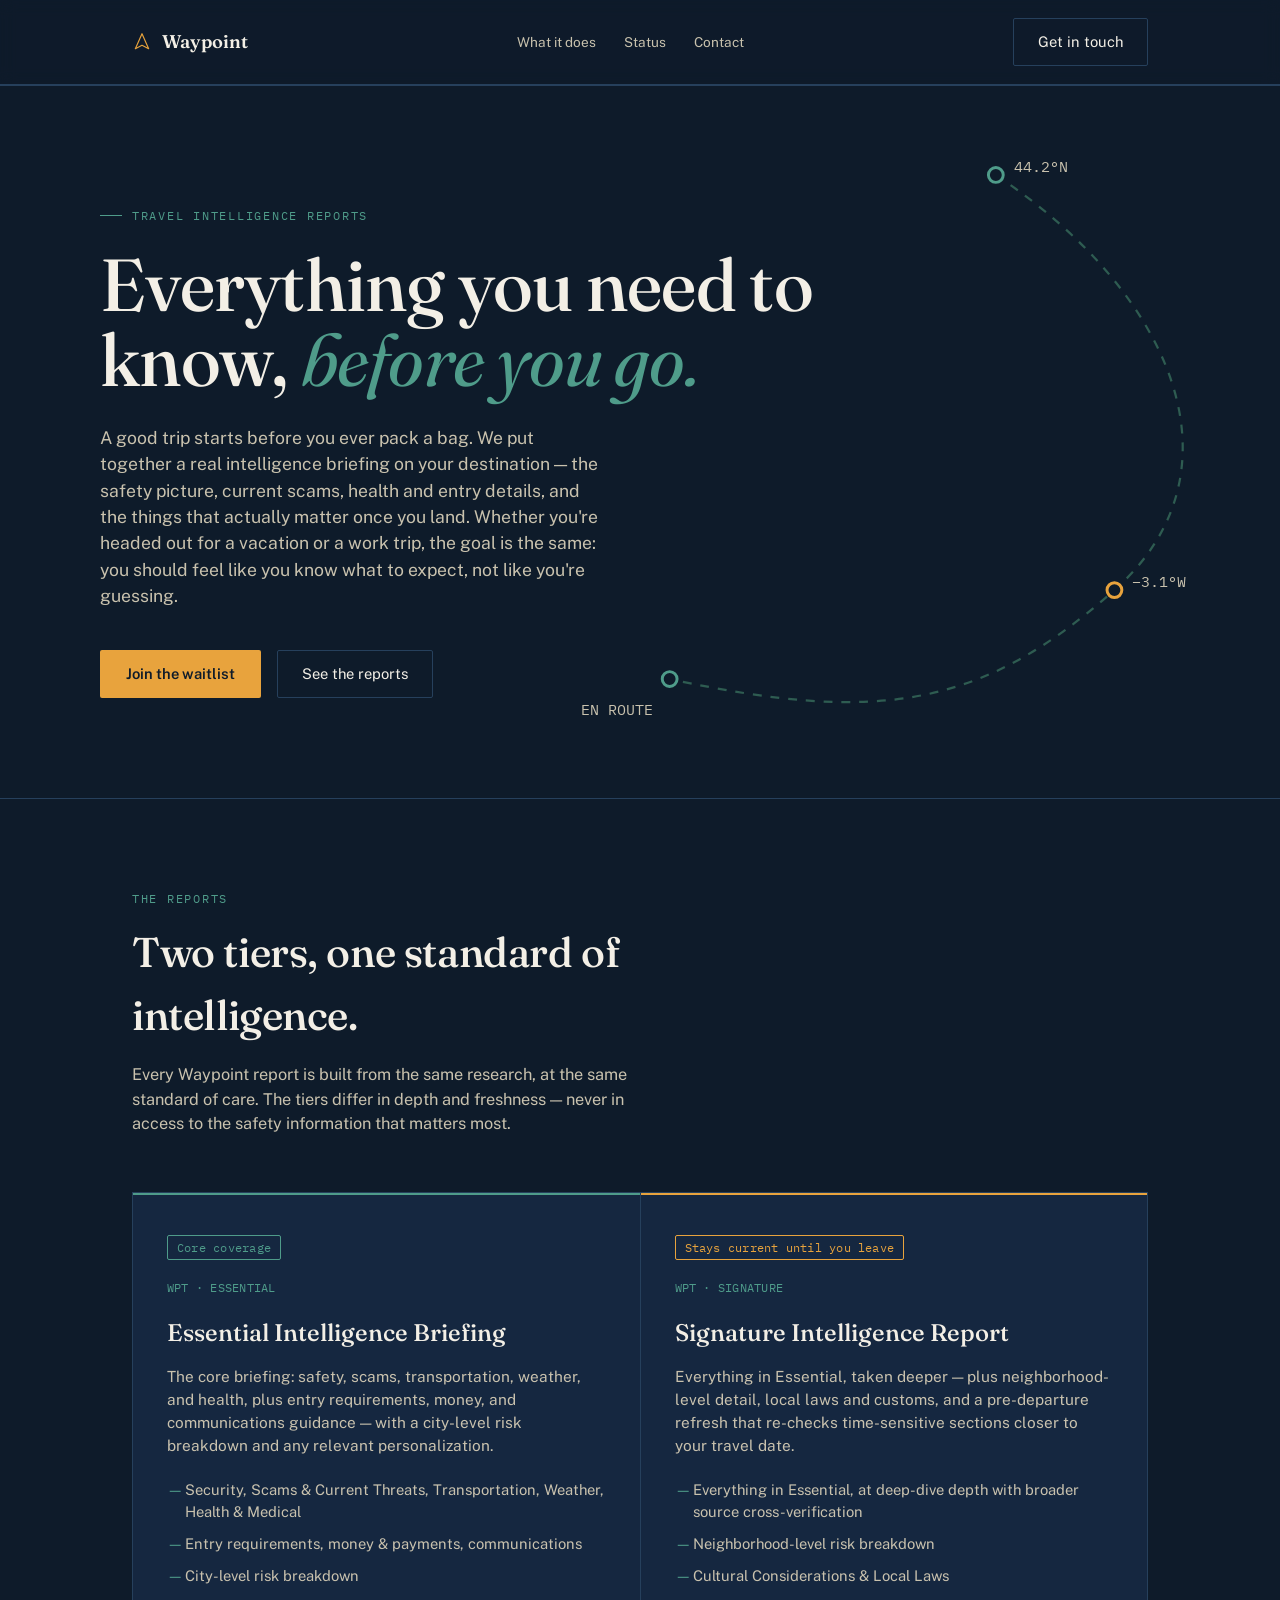
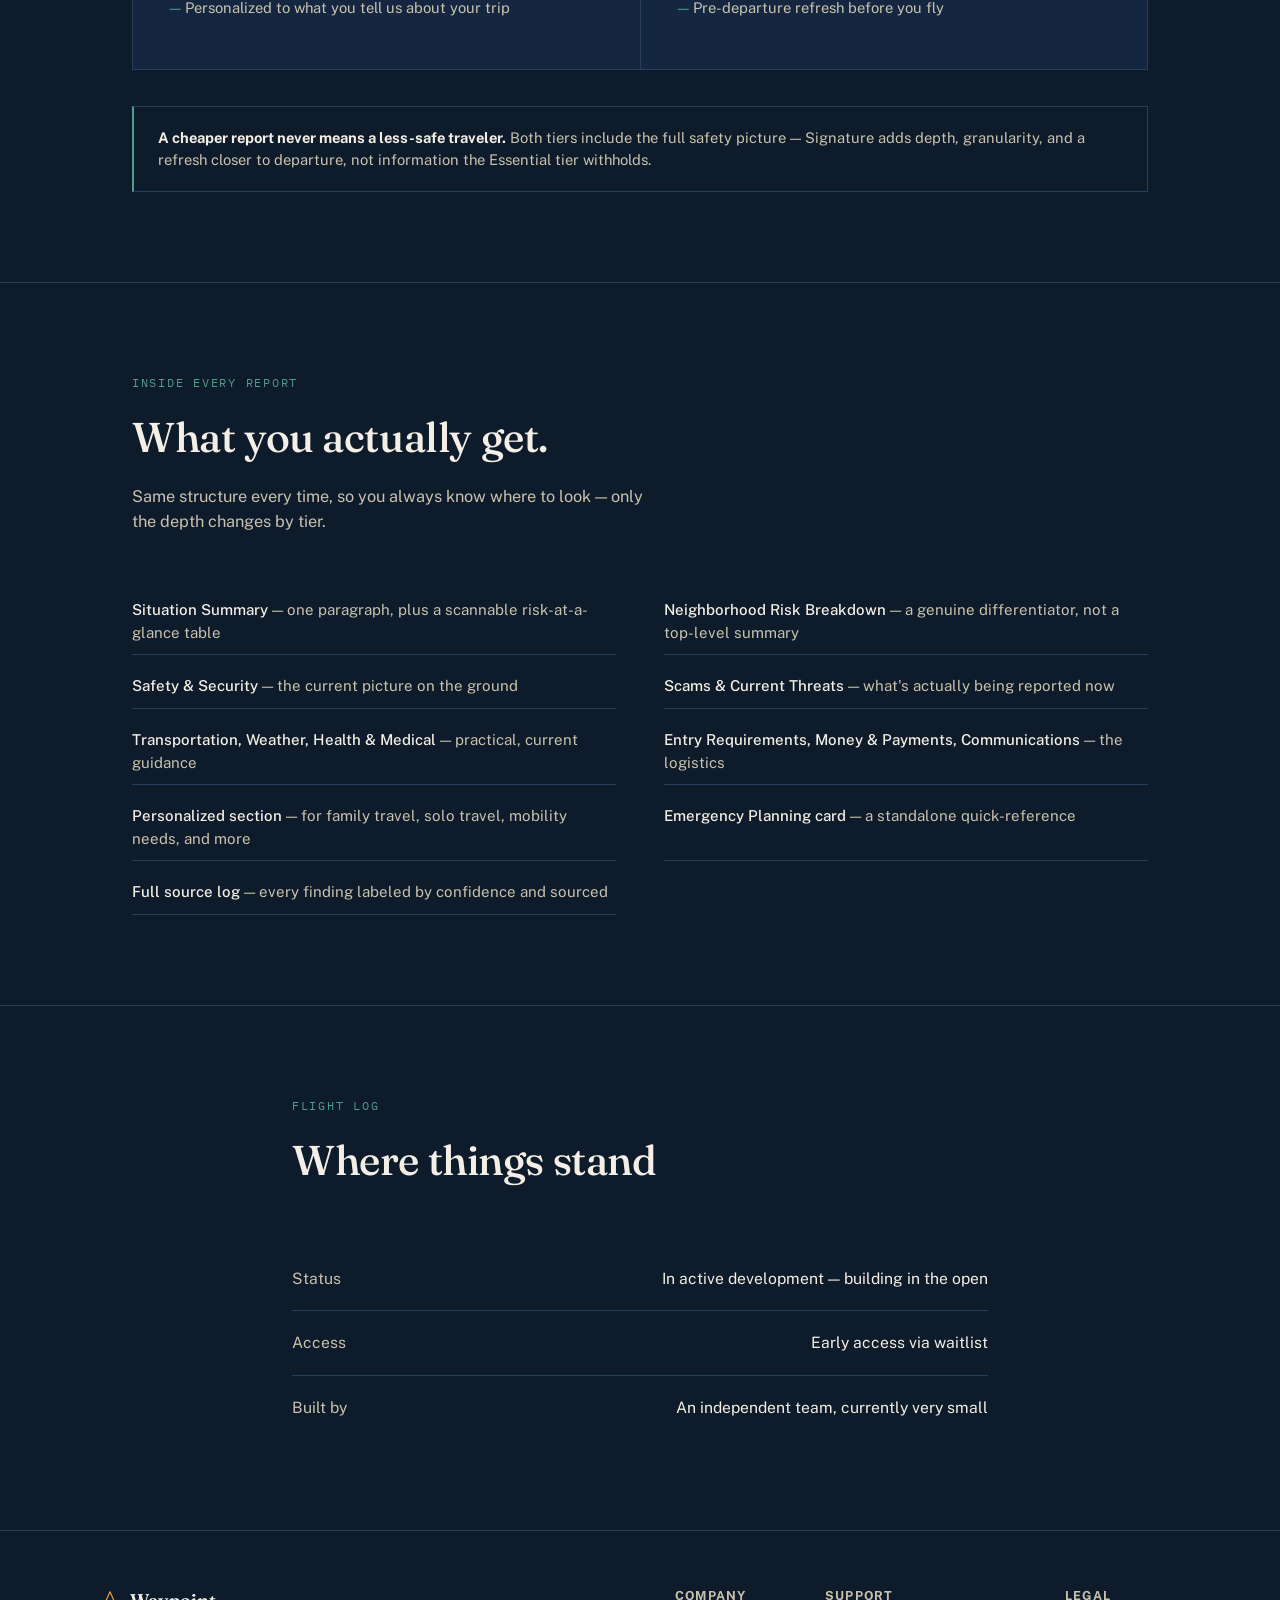
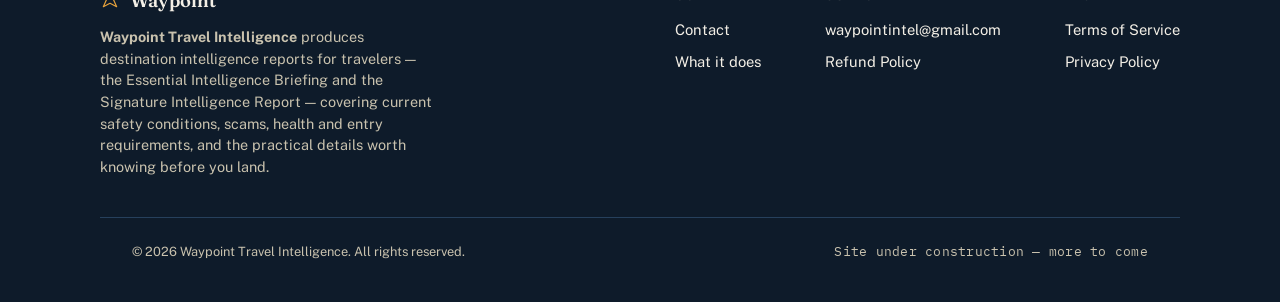
<file: index.html>
<!DOCTYPE html>
<html lang="en">
<head>
<meta charset="UTF-8">
<meta name="viewport" content="width=device-width, initial-scale=1.0">
<title>Waypoint — Travel Intelligence</title>
<meta name="description" content="Waypoint is a travel intelligence platform: smarter trip planning, scam and safety alerts, and price intelligence in one place.">
<link rel="preconnect" href="https://fonts.googleapis.com">
<link rel="preconnect" href="https://fonts.gstatic.com" crossorigin>
<link href="https://fonts.googleapis.com/css2?family=Fraunces:opsz,wght@9..144,400;9..144,500;9..144,600&family=IBM+Plex+Mono:wght@400;500&family=Public+Sans:wght@400;500;600&display=swap" rel="stylesheet">
<style>
  :root{
    --ink:#0E1B2A;
    --ink-2:#152740;
    --line:#26405C;
    --paper:#F3EFE6;
    --paper-dim:#C9C2AE;
    --route:#4F9C8A;
    --route-dim:#2E5C51;
    --signal:#E8A33D;
    --radius:2px;
  }
  *{box-sizing:border-box;margin:0;padding:0;}
  html{scroll-behavior:smooth;}
  body{
    background:var(--ink);
    color:var(--paper);
    font-family:'Public Sans',sans-serif;
    line-height:1.5;
    -webkit-font-smoothing:antialiased;
  }
  .mono{font-family:'IBM Plex Mono',monospace;letter-spacing:0.02em;}
  a{color:inherit;}
  .wrap{max-width:1080px;margin:0 auto;padding:0 32px;}

  /* subtle chart-paper texture */
  .chart-bg{
    background-image:
      linear-gradient(var(--line) 1px, transparent 1px),
      linear-gradient(90deg, var(--line) 1px, transparent 1px);
    background-size:64px 64px;
    background-position:center top;
    -webkit-mask-image:linear-gradient(to bottom, rgba(0,0,0,0.5), rgba(0,0,0,0));
    mask-image:linear-gradient(to bottom, rgba(0,0,0,0.5), rgba(0,0,0,0));
  }

  header{
    position:sticky; top:0; z-index:20;
    background:rgba(14,27,42,0.86);
    backdrop-filter:blur(8px);
    border-bottom:1px solid var(--line);
  }
  .nav{display:flex;align-items:center;justify-content:space-between;padding:18px 32px;max-width:1080px;margin:0 auto;}
  .brand{display:flex;align-items:center;gap:10px;font-family:'Fraunces',serif;font-weight:600;font-size:1.15rem;letter-spacing:0.01em;}
  .brand svg{width:20px;height:20px;flex-shrink:0;}
  .navlinks{display:flex;gap:28px;font-size:0.85rem;}
  .navlinks a{text-decoration:none;color:var(--paper-dim);transition:color .15s;}
  .navlinks a:hover{color:var(--signal);}
  .navlinks a:focus-visible, a:focus-visible{outline:2px solid var(--signal);outline-offset:3px;}

  .hero{
    position:relative;
    padding:120px 32px 100px;
    overflow:hidden;
  }
  .hero-inner{max-width:1080px;margin:0 auto;position:relative;z-index:2;}
  .eyebrow{
    font-size:0.78rem;
    color:var(--route);
    text-transform:uppercase;
    letter-spacing:0.14em;
    margin-bottom:22px;
    display:flex;align-items:center;gap:10px;
  }
  .eyebrow::before{content:"";width:22px;height:1px;background:var(--route);display:inline-block;}
  h1{
    font-family:'Fraunces',serif;
    font-weight:500;
    font-size:clamp(2.4rem, 6vw, 4.6rem);
    line-height:1.02;
    max-width:16ch;
    letter-spacing:-0.01em;
  }
  h1 em{font-style:italic;color:var(--route);font-weight:400;}
  .sub{
    margin-top:28px;
    max-width:46ch;
    font-size:1.1rem;
    color:var(--paper-dim);
  }
  .cta-row{display:flex;gap:16px;margin-top:40px;flex-wrap:wrap;align-items:center;}
  .btn{
    display:inline-block;
    padding:13px 26px;
    background:var(--signal);
    color:var(--ink);
    text-decoration:none;
    font-weight:600;
    font-size:0.92rem;
    border-radius:var(--radius);
    transition:transform .15s, box-shadow .15s;
  }
  .btn:hover{transform:translateY(-1px);box-shadow:0 6px 20px rgba(232,163,61,0.25);}
  .btn-ghost{
    display:inline-block;
    padding:12px 24px;
    border:1px solid var(--line);
    color:var(--paper);
    text-decoration:none;
    font-size:0.92rem;
    border-radius:var(--radius);
    transition:border-color .15s;
  }
  .btn-ghost:hover{border-color:var(--route);}

  /* route svg */
  .route-svg{position:absolute;inset:0;width:100%;height:100%;z-index:1;pointer-events:none;}
  .route-path{
    fill:none;
    stroke:var(--route-dim);
    stroke-width:1.5;
    stroke-dasharray:6 6;
  }
  .route-marker circle{fill:var(--ink);stroke:var(--route);stroke-width:2;}
  .route-marker.active circle{stroke:var(--signal);}
  .route-marker text{fill:var(--paper-dim);font-family:'IBM Plex Mono',monospace;font-size:10px;}

  section{padding:90px 32px;border-top:1px solid var(--line);}
  .section-head{max-width:640px;margin-bottom:56px;}
  .kicker{font-size:0.78rem;color:var(--route);text-transform:uppercase;letter-spacing:0.14em;margin-bottom:14px;}
  h2{font-family:'Fraunces',serif;font-weight:500;font-size:clamp(1.8rem,3.4vw,2.6rem);letter-spacing:-0.01em;}
  .section-head p{margin-top:16px;color:var(--paper-dim);font-size:1.02rem;max-width:52ch;}

  .legs{display:grid;grid-template-columns:repeat(3,1fr);gap:1px;background:var(--line);border:1px solid var(--line);}
  .leg{background:var(--ink);padding:36px 30px;position:relative;}
  .leg-code{font-size:0.78rem;color:var(--route);margin-bottom:24px;display:block;}
  .leg h3{font-family:'Fraunces',serif;font-weight:500;font-size:1.35rem;margin-bottom:12px;}
  .leg p{color:var(--paper-dim);font-size:0.95rem;}
  .leg-mark{
    width:34px;height:34px;border:1px solid var(--route);border-radius:50%;
    display:flex;align-items:center;justify-content:center;margin-bottom:20px;
  }
  .leg-mark span{width:6px;height:6px;background:var(--signal);border-radius:50%;}

  .tiers{display:grid;grid-template-columns:repeat(2,1fr);gap:1px;background:var(--line);border:1px solid var(--line);}
  .tier{background:var(--ink-2);padding:40px 34px;position:relative;border-top:2px solid var(--route);}
  .tier.signature{border-top:2px solid var(--signal);}
  .tier-code{font-size:0.78rem;color:var(--route);display:block;margin-bottom:18px;}
  .tier h3{font-family:'Fraunces',serif;font-weight:500;font-size:1.5rem;margin-bottom:14px;}
  .tier > p.tier-desc{color:var(--paper-dim);font-size:0.96rem;margin-bottom:22px;}
  .tier-includes{list-style:none;}
  .tier-includes li{
    color:var(--paper-dim);font-size:0.92rem;padding-left:18px;position:relative;margin-bottom:10px;
  }
  .tier-includes li::before{
    content:"—"; position:absolute; left:0; color:var(--route);
  }
  .tier-flag{
    display:inline-block;
    font-size:0.72rem;
    padding:3px 9px;
    border-radius:2px;
    margin-bottom:18px;
    color:var(--route);
    border:1px solid var(--route);
  }
  .tier.signature .tier-flag{
    color:var(--signal);
    border:1px solid var(--signal);
  }
  .tier-note{
    margin-top:36px;
    padding:20px 24px;
    border:1px solid var(--line);
    border-left:2px solid var(--route);
    font-size:0.92rem;
    color:var(--paper-dim);
  }
  .tier-note strong{color:var(--paper);}

  .inside-grid{
    display:grid;grid-template-columns:repeat(2,1fr);
    gap:10px 48px;
  }
  .inside-grid li{
    color:var(--paper-dim);font-size:0.94rem;list-style:none;
    padding:10px 0;border-bottom:1px solid var(--line);
  }
  .inside-grid li strong{color:var(--paper);font-weight:500;}

  .log{}
  .log-inner{max-width:760px;}
  .log-row{
    display:flex;justify-content:space-between;gap:24px;
    padding:20px 0;border-bottom:1px solid var(--line);
    font-size:0.98rem;
  }
  .log-row:last-child{border-bottom:none;}
  .log-row .lbl{color:var(--paper-dim);}
  .log-coord{color:var(--route);font-size:0.85rem;}

  footer{padding:56px 32px 40px;border-top:1px solid var(--line);}
  .footer-inner{max-width:1080px;margin:0 auto;display:flex;flex-wrap:wrap;justify-content:space-between;gap:32px;}
  .footer-brand{max-width:340px;}
  .footer-brand .brand{margin-bottom:12px;}
  .footer-brand p{color:var(--paper-dim);font-size:0.9rem;}
  .footer-cols{display:flex;gap:64px;flex-wrap:wrap;}
  .footer-col h4{font-size:0.78rem;text-transform:uppercase;letter-spacing:0.1em;color:var(--paper-dim);margin-bottom:14px;}
  .footer-col a{display:block;font-size:0.92rem;margin-bottom:10px;text-decoration:none;color:var(--paper);}
  .footer-col a:hover{color:var(--signal);}
  .footer-bottom{max-width:1080px;margin:40px auto 0;padding-top:24px;border-top:1px solid var(--line);font-size:0.8rem;color:var(--paper-dim);display:flex;justify-content:space-between;flex-wrap:wrap;gap:12px;}

  @media(max-width:820px){
    .legs{grid-template-columns:1fr;}
    .tiers{grid-template-columns:1fr;}
    .inside-grid{grid-template-columns:1fr;}
    .navlinks{display:none;}
    .hero{padding:90px 24px 70px;}
    section{padding:64px 24px;}
  }

  @media (prefers-reduced-motion: reduce){
    html{scroll-behavior:auto;}
    .btn:hover{transform:none;}
  }
</style>
</head>
<body>

<header>
  <div class="nav">
    <div class="brand">
      <svg viewBox="0 0 24 24" fill="none"><path d="M12 2 L20 20 L12 16 L4 20 Z" stroke="#E8A33D" stroke-width="1.4" stroke-linejoin="round"/></svg>
      Waypoint
    </div>
    <nav class="navlinks">
      <a href="#pillars">What it does</a>
      <a href="#status">Status</a>
      <a href="#contact">Contact</a>
    </nav>
    <a href="mailto:waypointintel@gmail.com" class="btn-ghost">Get in touch</a>
  </div>
</header>

<section class="hero">
  <svg class="route-svg" viewBox="0 0 1080 480" preserveAspectRatio="xMidYMid slice">
    <path class="route-path" d="M 780 60 C 900 140, 950 260, 860 340 S 700 430, 560 400" />
    <g class="route-marker"><circle cx="780" cy="60" r="5"/><text x="792" y="58">44.2°N</text></g>
    <g class="route-marker active"><circle cx="860" cy="340" r="5"/><text x="872" y="338">−3.1°W</text></g>
    <g class="route-marker"><circle cx="560" cy="400" r="5"/><text x="500" y="424">EN ROUTE</text></g>
  </svg>
  <div class="hero-inner">
    <div class="eyebrow mono">Travel Intelligence Reports</div>
    <h1>Everything you need to know, <em>before you go.</em></h1>
    <p class="sub">A good trip starts before you ever pack a bag. We put together a real intelligence briefing on your destination — the safety picture, current scams, health and entry details, and the things that actually matter once you land. Whether you're headed out for a vacation or a work trip, the goal is the same: you should feel like you know what to expect, not like you're guessing.</p>
    <div class="cta-row">
      <a href="#contact" class="btn">Join the waitlist</a>
      <a href="#pillars" class="btn-ghost">See the reports</a>
    </div>
  </div>
</section>

<section id="pillars">
  <div class="wrap">
    <div class="section-head">
      <div class="kicker mono">The reports</div>
      <h2>Two tiers, one standard of intelligence.</h2>
      <p>Every Waypoint report is built from the same research, at the same standard of care. The tiers differ in depth and freshness — never in access to the safety information that matters most.</p>
    </div>
    <div class="tiers">
      <div class="tier">
        <span class="tier-flag mono">Core coverage</span>
        <span class="tier-code mono">WPT · ESSENTIAL</span>
        <h3>Essential Intelligence Briefing</h3>
        <p class="tier-desc">The core briefing: safety, scams, transportation, weather, and health, plus entry requirements, money, and communications guidance — with a city-level risk breakdown and any relevant personalization.</p>
        <ul class="tier-includes">
          <li>Security, Scams &amp; Current Threats, Transportation, Weather, Health &amp; Medical</li>
          <li>Entry requirements, money &amp; payments, communications</li>
          <li>City-level risk breakdown</li>
          <li>Personalized to what you tell us about your trip</li>
        </ul>
      </div>
      <div class="tier signature">
        <span class="tier-flag mono">Stays current until you leave</span>
        <span class="tier-code mono">WPT · SIGNATURE</span>
        <h3>Signature Intelligence Report</h3>
        <p class="tier-desc">Everything in Essential, taken deeper — plus neighborhood-level detail, local laws and customs, and a pre-departure refresh that re-checks time-sensitive sections closer to your travel date.</p>
        <ul class="tier-includes">
          <li>Everything in Essential, at deep-dive depth with broader source cross-verification</li>
          <li>Neighborhood-level risk breakdown</li>
          <li>Cultural Considerations &amp; Local Laws</li>
          <li>Pre-departure refresh before you fly</li>
        </ul>
      </div>
    </div>
    <div class="tier-note">
      <strong>A cheaper report never means a less-safe traveler.</strong> Both tiers include the full safety picture — Signature adds depth, granularity, and a refresh closer to departure, not information the Essential tier withholds.
    </div>
  </div>
</section>

<section id="inside">
  <div class="wrap">
    <div class="section-head">
      <div class="kicker mono">Inside every report</div>
      <h2>What you actually get.</h2>
      <p>Same structure every time, so you always know where to look — only the depth changes by tier.</p>
    </div>
    <ul class="inside-grid">
      <li><strong>Situation Summary</strong> — one paragraph, plus a scannable risk-at-a-glance table</li>
      <li><strong>Neighborhood Risk Breakdown</strong> — a genuine differentiator, not a top-level summary</li>
      <li><strong>Safety &amp; Security</strong> — the current picture on the ground</li>
      <li><strong>Scams &amp; Current Threats</strong> — what's actually being reported now</li>
      <li><strong>Transportation, Weather, Health &amp; Medical</strong> — practical, current guidance</li>
      <li><strong>Entry Requirements, Money &amp; Payments, Communications</strong> — the logistics</li>
      <li><strong>Personalized section</strong> — for family travel, solo travel, mobility needs, and more</li>
      <li><strong>Emergency Planning card</strong> — a standalone quick-reference</li>
      <li><strong>Full source log</strong> — every finding labeled by confidence and sourced</li>
    </ul>
  </div>
</section>

<section id="status" class="log">
  <div class="wrap log-inner">
    <div class="section-head">
      <div class="kicker mono">Flight log</div>
      <h2>Where things stand</h2>
    </div>
    <div class="log-row">
      <span class="lbl">Status</span>
      <span>In active development — building in the open</span>
    </div>
    <div class="log-row">
      <span class="lbl">Access</span>
      <span>Early access via waitlist</span>
    </div>
    <div class="log-row">
      <span class="lbl">Built by</span>
      <span>An independent team, currently very small</span>
    </div>
  </div>
</section>

<footer id="contact">
  <div class="footer-inner">
    <div class="footer-brand">
      <div class="brand">
        <svg viewBox="0 0 24 24" fill="none"><path d="M12 2 L20 20 L12 16 L4 20 Z" stroke="#E8A33D" stroke-width="1.4" stroke-linejoin="round"/></svg>
        Waypoint
      </div>
      <p><strong>Waypoint Travel Intelligence</strong> produces destination intelligence reports for travelers — the Essential Intelligence Briefing and the Signature Intelligence Report — covering current safety conditions, scams, health and entry requirements, and the practical details worth knowing before you land.</p>
    </div>
    <div class="footer-cols">
      <div class="footer-col">
        <h4>Company</h4>
        <a href="mailto:waypointintel@gmail.com">Contact</a>
        <a href="#pillars">What it does</a>
      </div>
      <div class="footer-col">
        <h4>Support</h4>
        <a href="mailto:waypointintel@gmail.com">waypointintel@gmail.com</a>
        <a href="terms.html#refunds">Refund Policy</a>
      </div>
      <div class="footer-col">
        <h4>Legal</h4>
        <a href="terms.html">Terms of Service</a>
        <a href="privacy.html">Privacy Policy</a>
      </div>
    </div>
  </div>
  <div class="footer-bottom wrap">
    <span>© 2026 Waypoint Travel Intelligence. All rights reserved.</span>
    <span class="mono">Site under construction — more to come</span>
  </div>
</footer>

</body>
</html>
</file>
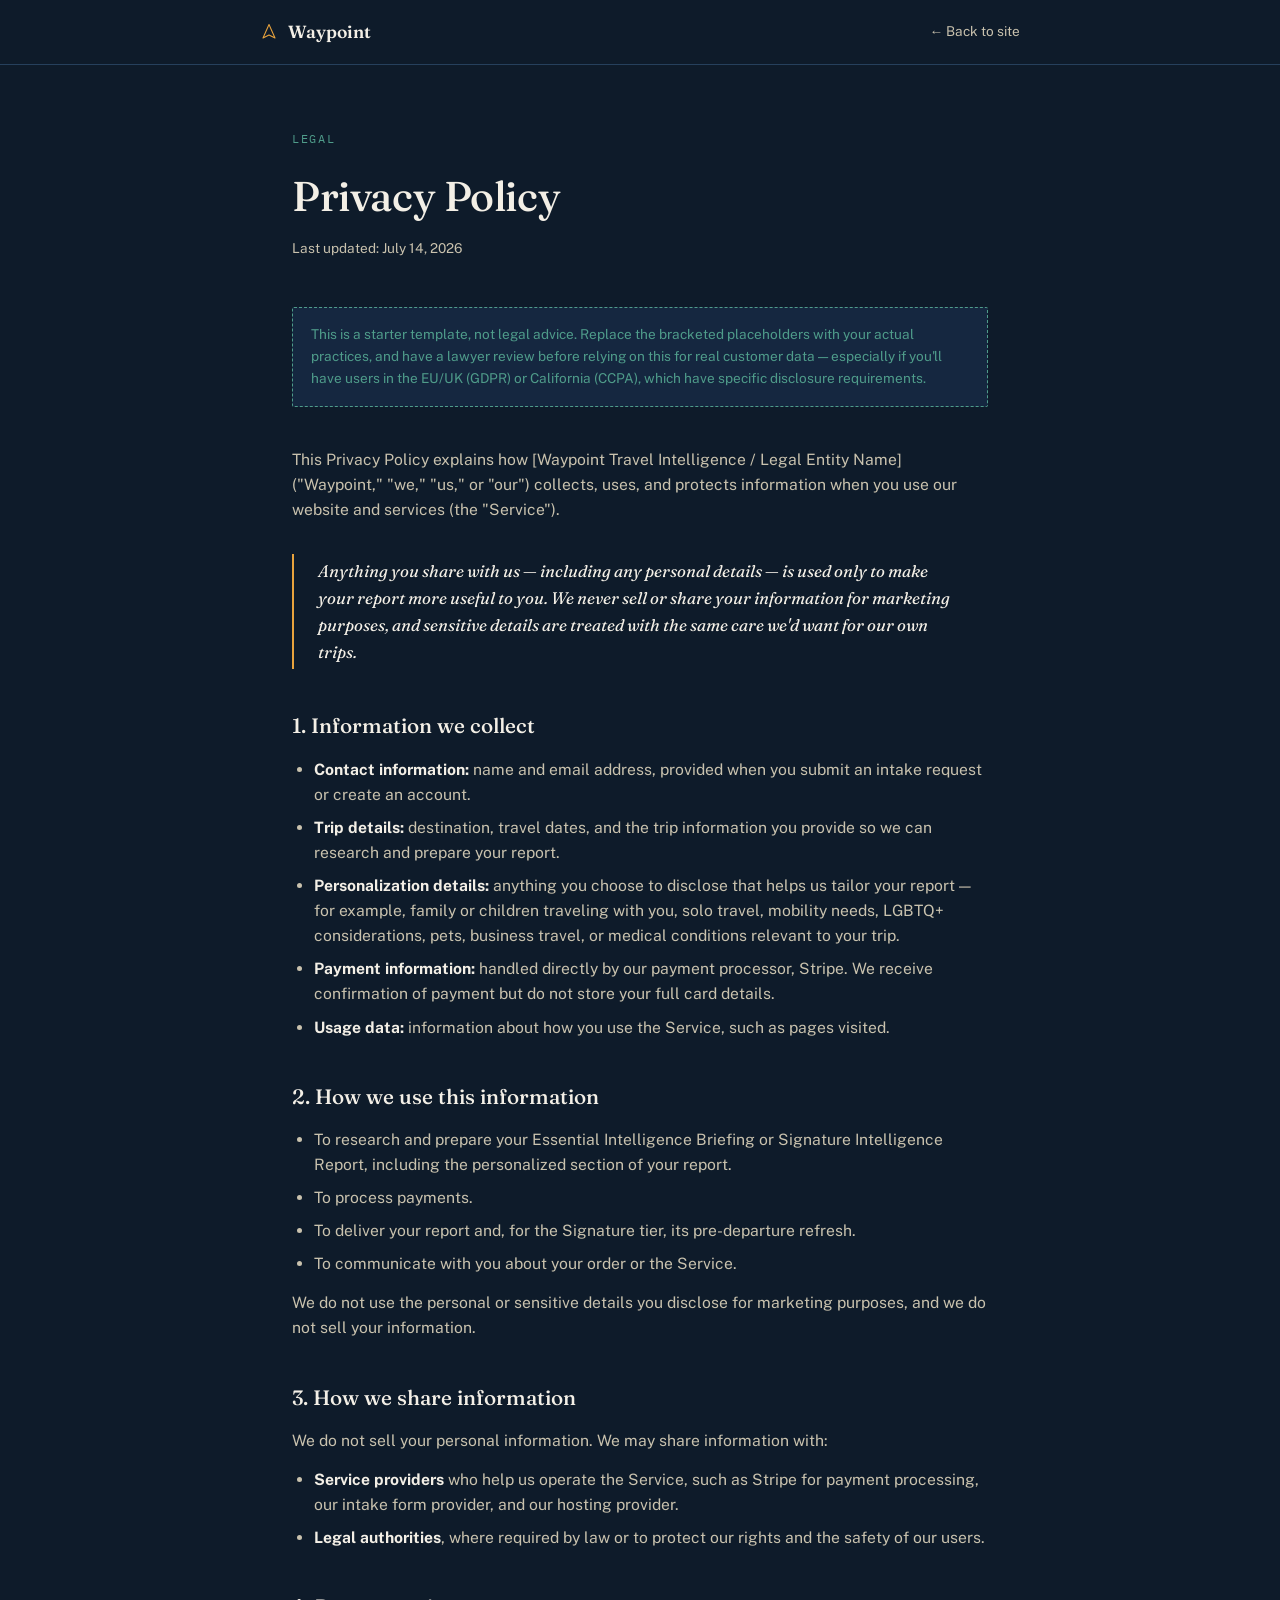
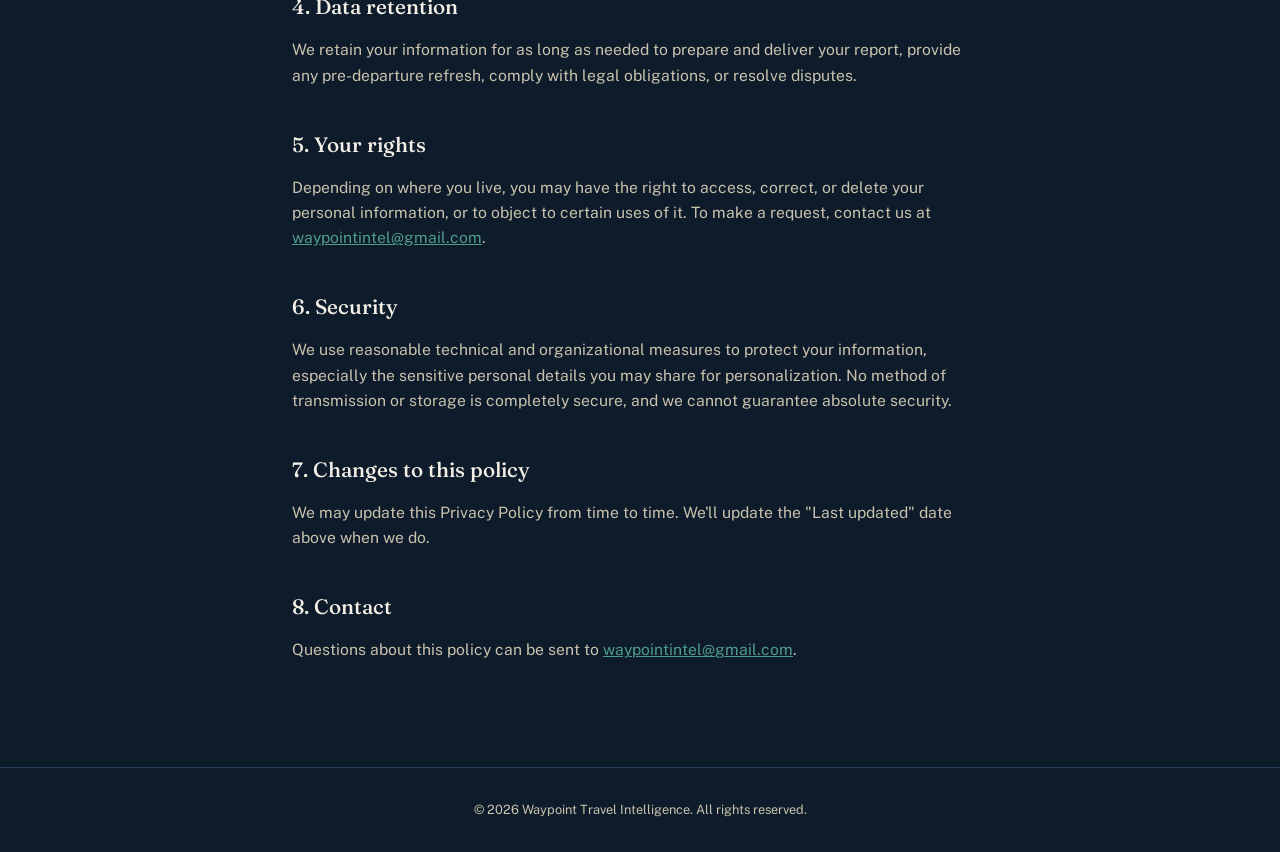
<file: privacy.html>
<!DOCTYPE html>
<html lang="en">
<head>
<meta charset="UTF-8">
<meta name="viewport" content="width=device-width, initial-scale=1.0">
<title>Privacy Policy — Waypoint</title>
<link rel="preconnect" href="https://fonts.googleapis.com">
<link rel="preconnect" href="https://fonts.gstatic.com" crossorigin>
<link href="https://fonts.googleapis.com/css2?family=Fraunces:opsz,wght@9..144,400;9..144,500;9..144,600&family=IBM+Plex+Mono:wght@400;500&family=Public+Sans:wght@400;500;600&display=swap" rel="stylesheet">
<link rel="stylesheet" href="legal.css">
</head>
<body>

<header>
  <div class="nav">
    <a href="index.html" class="brand">
      <svg viewBox="0 0 24 24" fill="none"><path d="M12 2 L20 20 L12 16 L4 20 Z" stroke="#E8A33D" stroke-width="1.4" stroke-linejoin="round"/></svg>
      Waypoint
    </a>
    <a href="index.html" class="back">← Back to site</a>
  </div>
</header>

<main>
  <div class="kicker mono">Legal</div>
  <h1>Privacy Policy</h1>
  <p class="updated">Last updated: July 14, 2026</p>

  <div class="placeholder">
    This is a starter template, not legal advice. Replace the bracketed placeholders with your actual practices, and have a lawyer review before relying on this for real customer data — especially if you'll have users in the EU/UK (GDPR) or California (CCPA), which have specific disclosure requirements.
  </div>

  <p>This Privacy Policy explains how [Waypoint Travel Intelligence / Legal Entity Name] ("Waypoint," "we," "us," or "our") collects, uses, and protects information when you use our website and services (the "Service").</p>

  <div class="trust-note">
    Anything you share with us — including any personal details — is used only to make your report more useful to you. We never sell or share your information for marketing purposes, and sensitive details are treated with the same care we'd want for our own trips.
  </div>

  <h2>1. Information we collect</h2>
  <ul>
    <li><strong>Contact information:</strong> name and email address, provided when you submit an intake request or create an account.</li>
    <li><strong>Trip details:</strong> destination, travel dates, and the trip information you provide so we can research and prepare your report.</li>
    <li><strong>Personalization details:</strong> anything you choose to disclose that helps us tailor your report — for example, family or children traveling with you, solo travel, mobility needs, LGBTQ+ considerations, pets, business travel, or medical conditions relevant to your trip.</li>
    <li><strong>Payment information:</strong> handled directly by our payment processor, Stripe. We receive confirmation of payment but do not store your full card details.</li>
    <li><strong>Usage data:</strong> information about how you use the Service, such as pages visited.</li>
  </ul>

  <h2>2. How we use this information</h2>
  <ul>
    <li>To research and prepare your Essential Intelligence Briefing or Signature Intelligence Report, including the personalized section of your report.</li>
    <li>To process payments.</li>
    <li>To deliver your report and, for the Signature tier, its pre-departure refresh.</li>
    <li>To communicate with you about your order or the Service.</li>
  </ul>
  <p>We do not use the personal or sensitive details you disclose for marketing purposes, and we do not sell your information.</p>

  <h2>3. How we share information</h2>
  <p>We do not sell your personal information. We may share information with:</p>
  <ul>
    <li><strong>Service providers</strong> who help us operate the Service, such as Stripe for payment processing, our intake form provider, and our hosting provider.</li>
    <li><strong>Legal authorities</strong>, where required by law or to protect our rights and the safety of our users.</li>
  </ul>

  <h2>4. Data retention</h2>
  <p>We retain your information for as long as needed to prepare and deliver your report, provide any pre-departure refresh, comply with legal obligations, or resolve disputes.</p>

  <h2>5. Your rights</h2>
  <p>Depending on where you live, you may have the right to access, correct, or delete your personal information, or to object to certain uses of it. To make a request, contact us at <a href="mailto:waypointintel@gmail.com">waypointintel@gmail.com</a>.</p>

  <h2>6. Security</h2>
  <p>We use reasonable technical and organizational measures to protect your information, especially the sensitive personal details you may share for personalization. No method of transmission or storage is completely secure, and we cannot guarantee absolute security.</p>

  <h2>7. Changes to this policy</h2>
  <p>We may update this Privacy Policy from time to time. We'll update the "Last updated" date above when we do.</p>

  <h2>8. Contact</h2>
  <p>Questions about this policy can be sent to <a href="mailto:waypointintel@gmail.com">waypointintel@gmail.com</a>.</p>
</main>

<footer>
  © 2026 Waypoint Travel Intelligence. All rights reserved.
</footer>

</body>
</html>
</file>
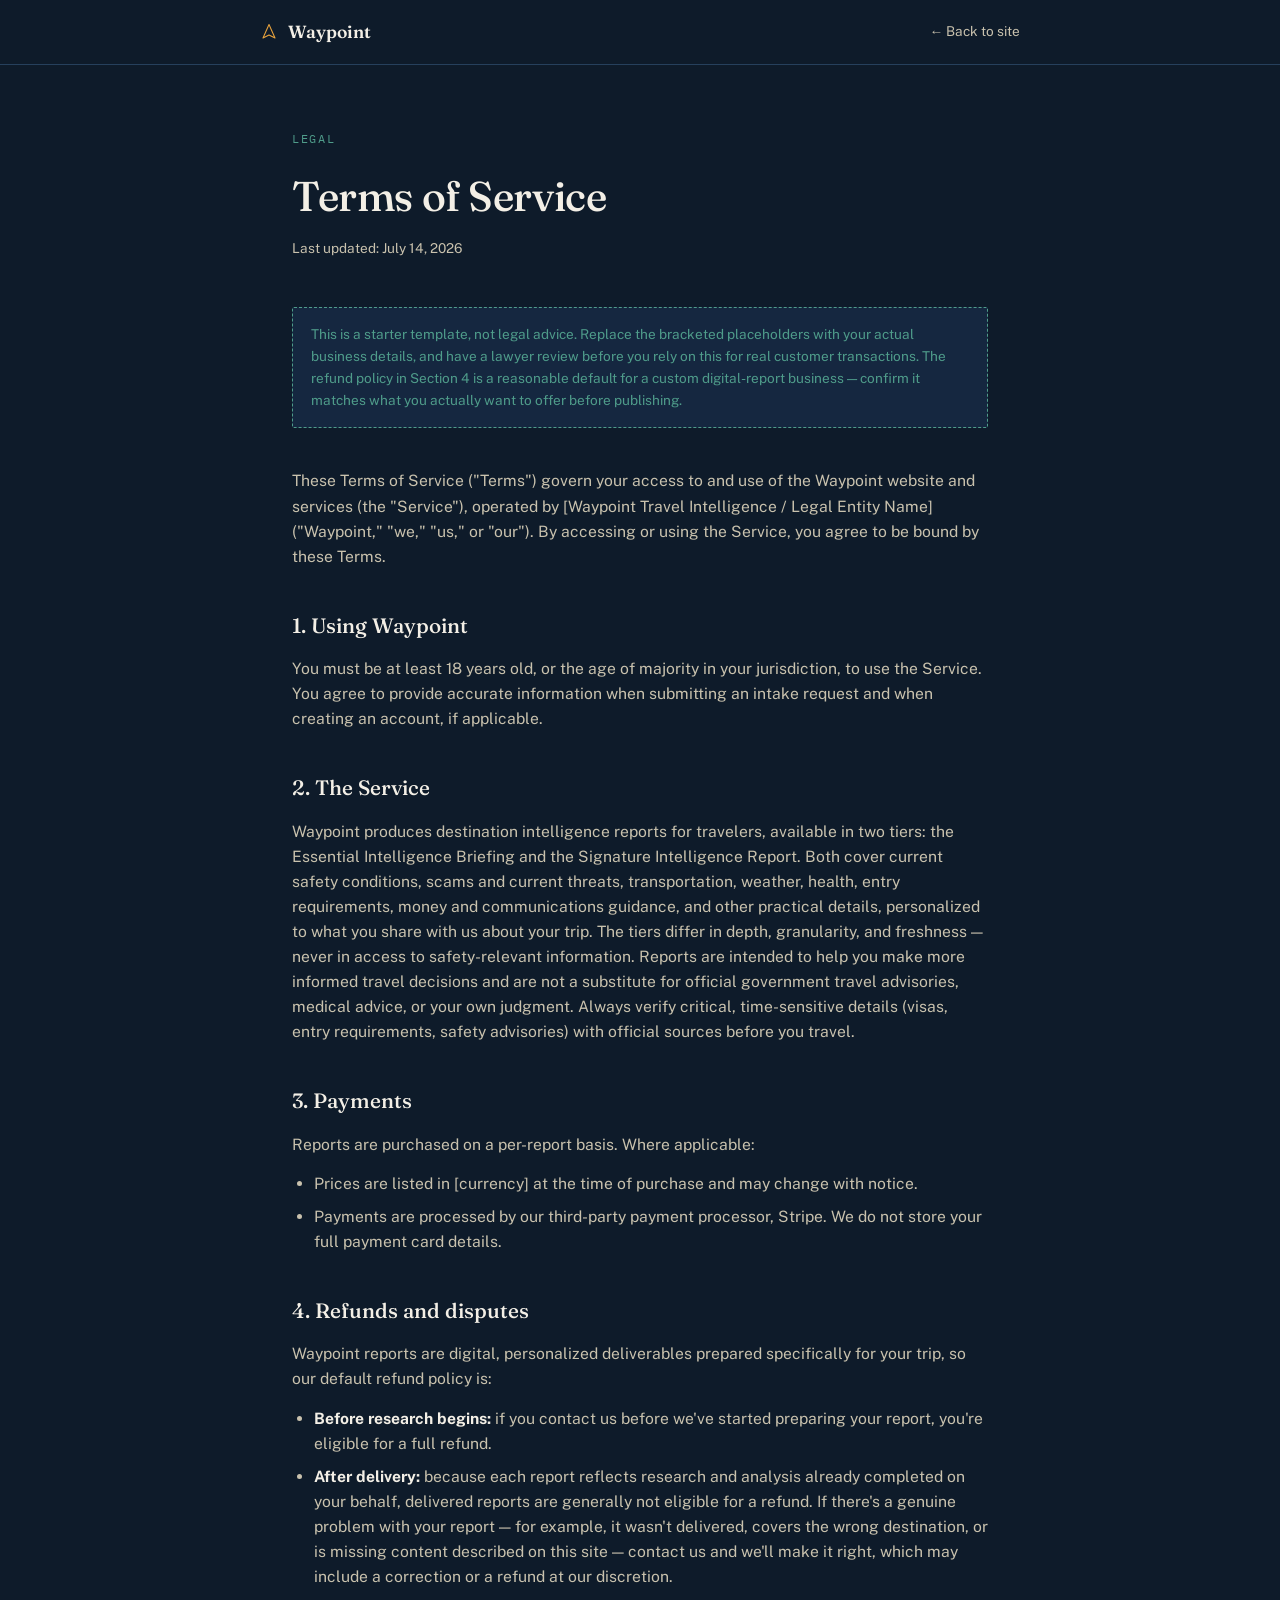
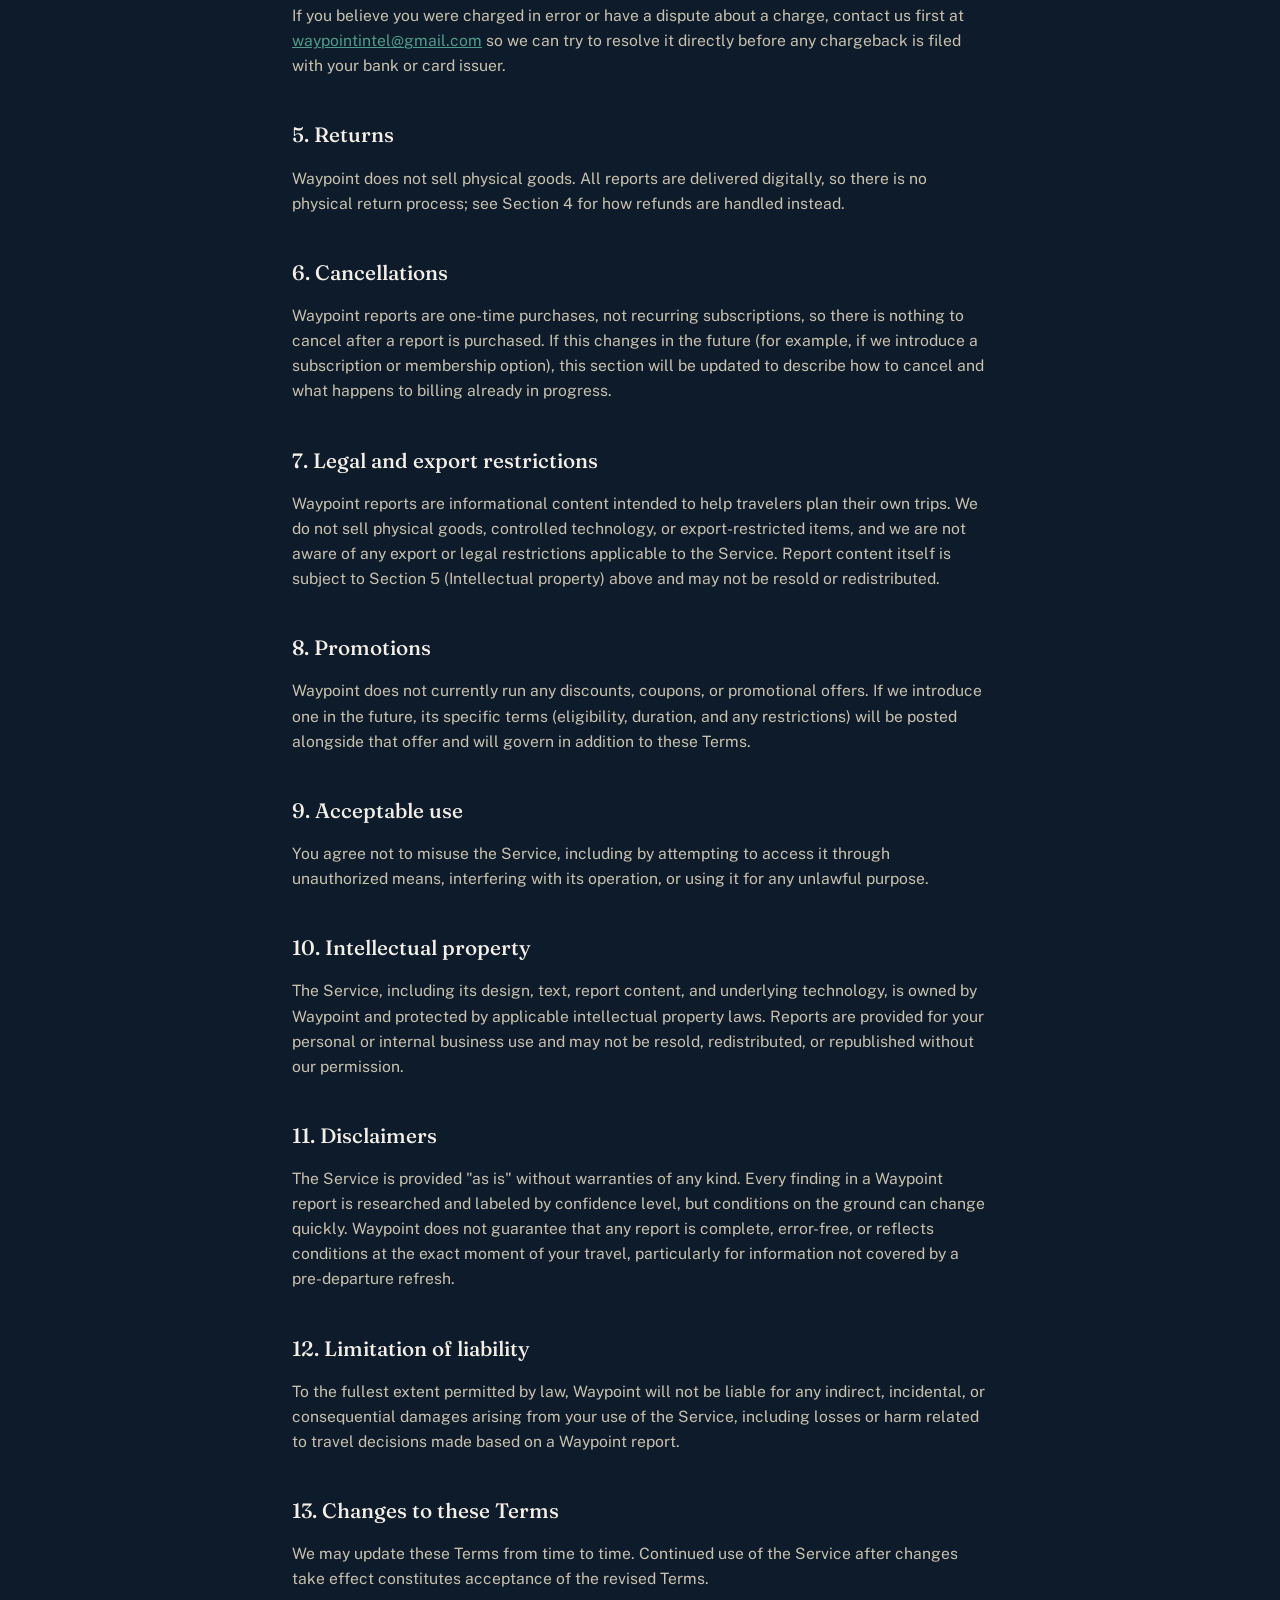
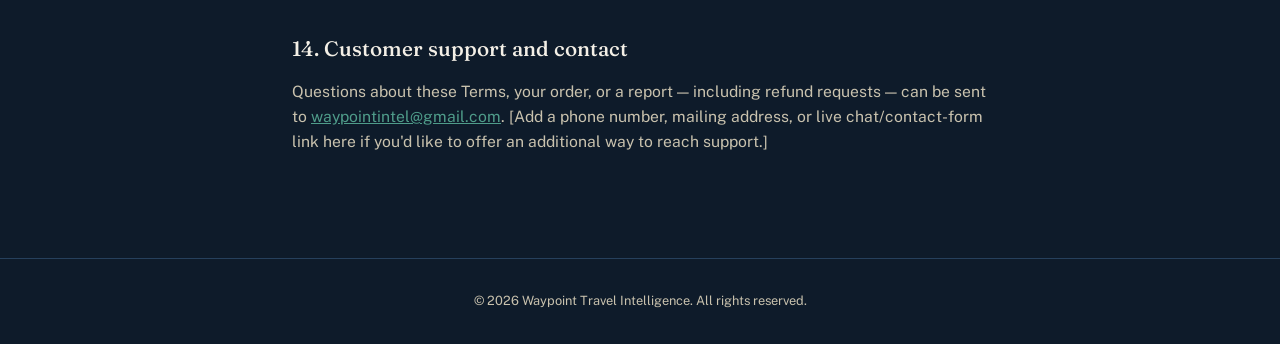
<file: terms.html>
<!DOCTYPE html>
<html lang="en">
<head>
<meta charset="UTF-8">
<meta name="viewport" content="width=device-width, initial-scale=1.0">
<title>Terms of Service — Waypoint</title>
<link rel="preconnect" href="https://fonts.googleapis.com">
<link rel="preconnect" href="https://fonts.gstatic.com" crossorigin>
<link href="https://fonts.googleapis.com/css2?family=Fraunces:opsz,wght@9..144,400;9..144,500;9..144,600&family=IBM+Plex+Mono:wght@400;500&family=Public+Sans:wght@400;500;600&display=swap" rel="stylesheet">
<link rel="stylesheet" href="legal.css">
</head>
<body>

<header>
  <div class="nav">
    <a href="index.html" class="brand">
      <svg viewBox="0 0 24 24" fill="none"><path d="M12 2 L20 20 L12 16 L4 20 Z" stroke="#E8A33D" stroke-width="1.4" stroke-linejoin="round"/></svg>
      Waypoint
    </a>
    <a href="index.html" class="back">← Back to site</a>
  </div>
</header>

<main>
  <div class="kicker mono">Legal</div>
  <h1>Terms of Service</h1>
  <p class="updated">Last updated: July 14, 2026</p>

  <div class="placeholder">
    This is a starter template, not legal advice. Replace the bracketed placeholders with your actual business details, and have a lawyer review before you rely on this for real customer transactions. The refund policy in Section 4 is a reasonable default for a custom digital-report business — confirm it matches what you actually want to offer before publishing.
  </div>

  <p>These Terms of Service ("Terms") govern your access to and use of the Waypoint website and services (the "Service"), operated by [Waypoint Travel Intelligence / Legal Entity Name] ("Waypoint," "we," "us," or "our"). By accessing or using the Service, you agree to be bound by these Terms.</p>

  <h2>1. Using Waypoint</h2>
  <p>You must be at least 18 years old, or the age of majority in your jurisdiction, to use the Service. You agree to provide accurate information when submitting an intake request and when creating an account, if applicable.</p>

  <h2>2. The Service</h2>
  <p>Waypoint produces destination intelligence reports for travelers, available in two tiers: the Essential Intelligence Briefing and the Signature Intelligence Report. Both cover current safety conditions, scams and current threats, transportation, weather, health, entry requirements, money and communications guidance, and other practical details, personalized to what you share with us about your trip. The tiers differ in depth, granularity, and freshness — never in access to safety-relevant information. Reports are intended to help you make more informed travel decisions and are not a substitute for official government travel advisories, medical advice, or your own judgment. Always verify critical, time-sensitive details (visas, entry requirements, safety advisories) with official sources before you travel.</p>

  <h2>3. Payments</h2>
  <p>Reports are purchased on a per-report basis. Where applicable:</p>
  <ul>
    <li>Prices are listed in [currency] at the time of purchase and may change with notice.</li>
    <li>Payments are processed by our third-party payment processor, Stripe. We do not store your full payment card details.</li>
  </ul>

  <h2 id="refunds">4. Refunds and disputes</h2>
  <p>Waypoint reports are digital, personalized deliverables prepared specifically for your trip, so our default refund policy is:</p>
  <ul>
    <li><strong>Before research begins:</strong> if you contact us before we've started preparing your report, you're eligible for a full refund.</li>
    <li><strong>After delivery:</strong> because each report reflects research and analysis already completed on your behalf, delivered reports are generally not eligible for a refund. If there's a genuine problem with your report — for example, it wasn't delivered, covers the wrong destination, or is missing content described on this site — contact us and we'll make it right, which may include a correction or a refund at our discretion.</li>
  </ul>
  <p>If you believe you were charged in error or have a dispute about a charge, contact us first at <a href="mailto:waypointintel@gmail.com">waypointintel@gmail.com</a> so we can try to resolve it directly before any chargeback is filed with your bank or card issuer.</p>

  <h2>5. Returns</h2>
  <p>Waypoint does not sell physical goods. All reports are delivered digitally, so there is no physical return process; see Section 4 for how refunds are handled instead.</p>

  <h2>6. Cancellations</h2>
  <p>Waypoint reports are one-time purchases, not recurring subscriptions, so there is nothing to cancel after a report is purchased. If this changes in the future (for example, if we introduce a subscription or membership option), this section will be updated to describe how to cancel and what happens to billing already in progress.</p>

  <h2>7. Legal and export restrictions</h2>
  <p>Waypoint reports are informational content intended to help travelers plan their own trips. We do not sell physical goods, controlled technology, or export-restricted items, and we are not aware of any export or legal restrictions applicable to the Service. Report content itself is subject to Section 5 (Intellectual property) above and may not be resold or redistributed.</p>

  <h2>8. Promotions</h2>
  <p>Waypoint does not currently run any discounts, coupons, or promotional offers. If we introduce one in the future, its specific terms (eligibility, duration, and any restrictions) will be posted alongside that offer and will govern in addition to these Terms.</p>

  <h2>9. Acceptable use</h2>
  <p>You agree not to misuse the Service, including by attempting to access it through unauthorized means, interfering with its operation, or using it for any unlawful purpose.</p>

  <h2>10. Intellectual property</h2>
  <p>The Service, including its design, text, report content, and underlying technology, is owned by Waypoint and protected by applicable intellectual property laws. Reports are provided for your personal or internal business use and may not be resold, redistributed, or republished without our permission.</p>

  <h2>11. Disclaimers</h2>
  <p>The Service is provided "as is" without warranties of any kind. Every finding in a Waypoint report is researched and labeled by confidence level, but conditions on the ground can change quickly. Waypoint does not guarantee that any report is complete, error-free, or reflects conditions at the exact moment of your travel, particularly for information not covered by a pre-departure refresh.</p>

  <h2>12. Limitation of liability</h2>
  <p>To the fullest extent permitted by law, Waypoint will not be liable for any indirect, incidental, or consequential damages arising from your use of the Service, including losses or harm related to travel decisions made based on a Waypoint report.</p>

  <h2>13. Changes to these Terms</h2>
  <p>We may update these Terms from time to time. Continued use of the Service after changes take effect constitutes acceptance of the revised Terms.</p>

  <h2 id="support">14. Customer support and contact</h2>
  <p>Questions about these Terms, your order, or a report — including refund requests — can be sent to <a href="mailto:waypointintel@gmail.com">waypointintel@gmail.com</a>. [Add a phone number, mailing address, or live chat/contact-form link here if you'd like to offer an additional way to reach support.]</p>
</main>

<footer>
  © 2026 Waypoint Travel Intelligence. All rights reserved.
</footer>

</body>
</html>
</file>
<file: legal.css>
:root{
  --ink:#0E1B2A;
  --ink-2:#152740;
  --line:#26405C;
  --paper:#F3EFE6;
  --paper-dim:#C9C2AE;
  --route:#4F9C8A;
  --signal:#E8A33D;
}
*{box-sizing:border-box;margin:0;padding:0;}
body{
  background:var(--ink);
  color:var(--paper);
  font-family:'Public Sans',sans-serif;
  line-height:1.6;
  -webkit-font-smoothing:antialiased;
}
a{color:var(--route);}
a:hover{color:var(--signal);}
.mono{font-family:'IBM Plex Mono',monospace;letter-spacing:0.02em;}

header{
  border-bottom:1px solid var(--line);
  padding:18px 32px;
}
.nav{display:flex;align-items:center;justify-content:space-between;max-width:760px;margin:0 auto;}
.brand{display:flex;align-items:center;gap:10px;font-family:'Fraunces',serif;font-weight:600;font-size:1.1rem;text-decoration:none;color:var(--paper);}
.brand svg{width:18px;height:18px;}
.back{font-size:0.85rem;text-decoration:none;color:var(--paper-dim);}
.back:hover{color:var(--signal);}

main{max-width:760px;margin:0 auto;padding:64px 32px 90px;}
.kicker{font-size:0.78rem;color:var(--route);text-transform:uppercase;letter-spacing:0.14em;margin-bottom:14px;}
h1{font-family:'Fraunces',serif;font-weight:500;font-size:clamp(1.9rem,4vw,2.6rem);letter-spacing:-0.01em;margin-bottom:8px;}
.updated{font-size:0.85rem;color:var(--paper-dim);margin-bottom:48px;}

h2{font-family:'Fraunces',serif;font-weight:500;font-size:1.3rem;margin-top:40px;margin-bottom:14px;color:var(--paper);}
p, li{color:var(--paper-dim);font-size:0.98rem;margin-bottom:14px;}
ul{padding-left:22px;margin-bottom:14px;}
li{margin-bottom:8px;}
strong{color:var(--paper);}

.placeholder{
  background:var(--ink-2);
  border:1px dashed var(--route);
  border-radius:2px;
  padding:16px 18px;
  font-size:0.85rem;
  color:var(--route);
  margin:32px 0 40px;
}

.trust-note{
  border-left:2px solid var(--signal);
  padding:4px 24px;
  margin:32px 0 40px;
  font-family:'Fraunces',serif;
  font-style:italic;
  font-size:1.05rem;
  color:var(--paper);
}

footer{border-top:1px solid var(--line);padding:32px;text-align:center;font-size:0.8rem;color:var(--paper-dim);}
</file>
